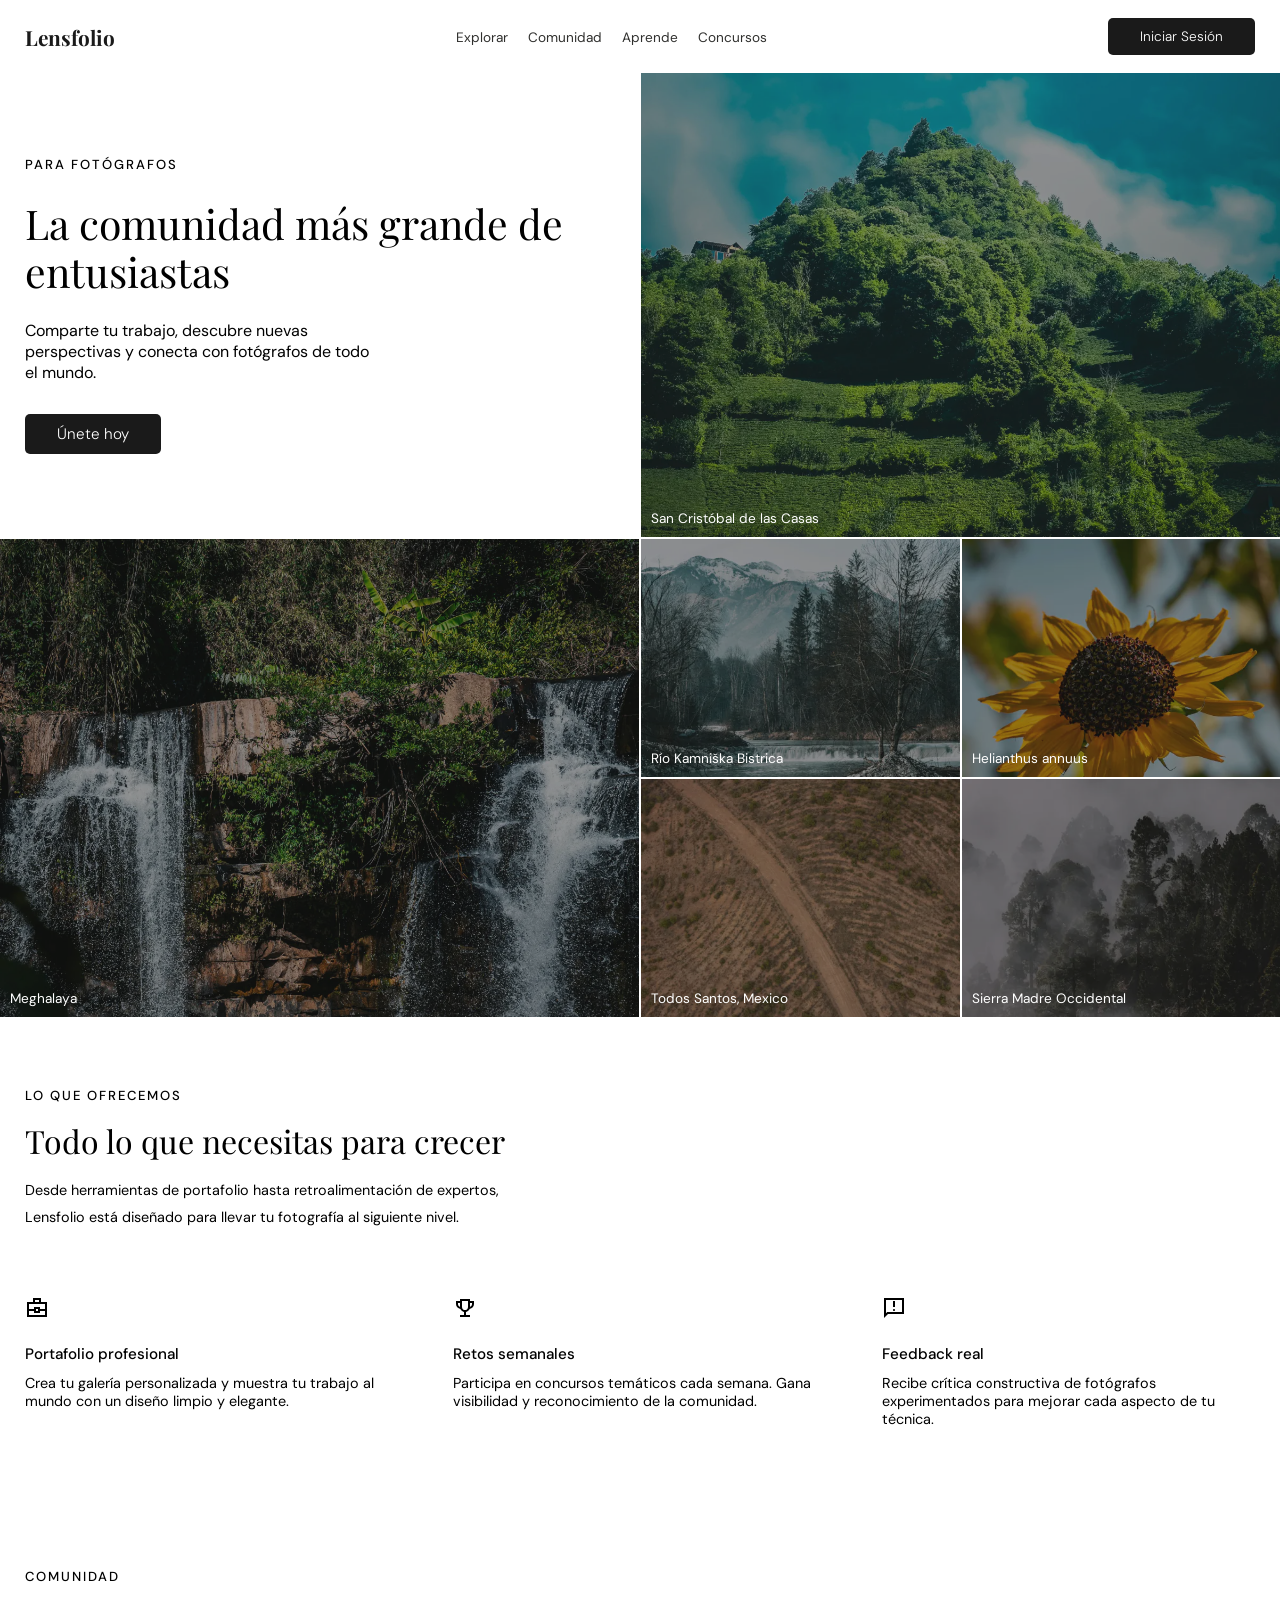
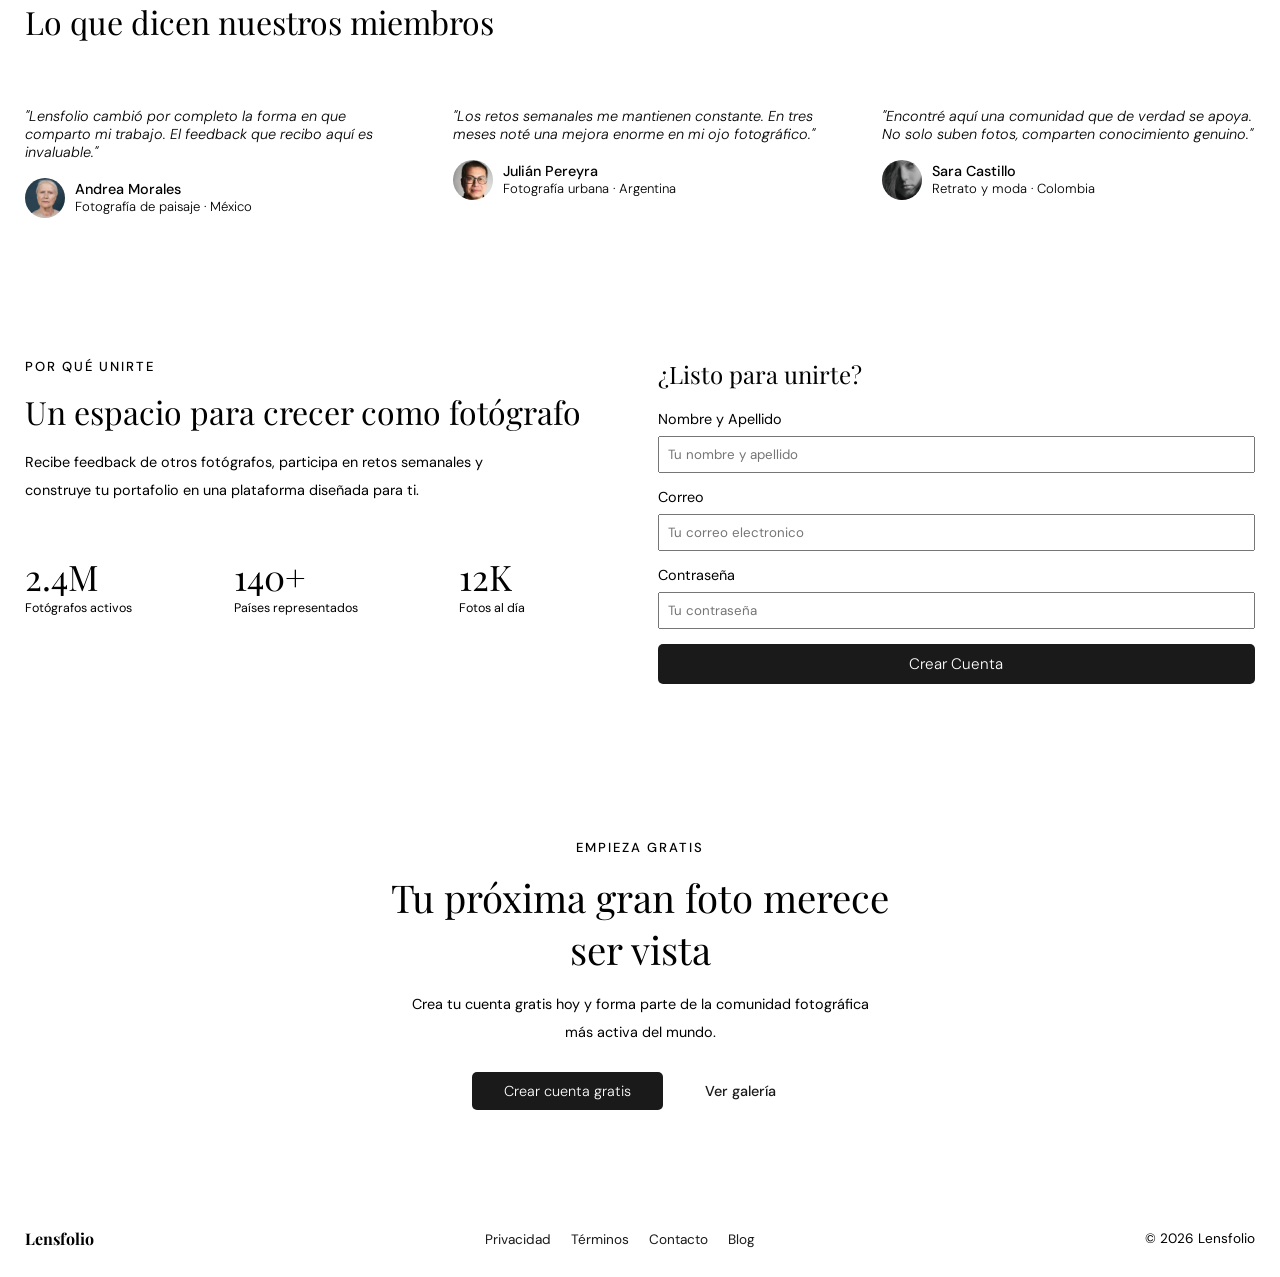
<file: 001/index.html>
<!DOCTYPE html>
<html lang="es">
<head>
    <meta charset="UTF-8">
    <meta name="viewport" content="width=device-width, initial-scale=1.0">
    
    <!-- Metatags Seo Goolge -->
    <meta name="description" content="Lensfolio es la comunidad más grande de fotógrafos. Comparte tu trabajo, participa en retos semanales y conecta con entusiastas de todo el mundo.">
    <meta name="author" content="González Jeremías">
    <meta name="robots" content="index, follow">
    <link rel="canonical" href="https://jeremiasg18.github.io/100webschallenge/001/">
    
    <!-- OpenGraph Metatags -->
    <meta property="og:type" content="website">
    <meta property="og:title" content="Lensfolio - Comunidad de fotógrafos">
    <meta property="og:url" content="https://jeremiasg18.github.io/100webschallenge/001/">
    <meta property="og:description" content="Lensfolio es la comunidad más grande de fotógrafos. Comparte tu trabajo, participa en retos semanales y conecta con entusiastas de todo el mundo.">
    <meta property="og:image" content="https://jeremiasg18.github.io/100webschallenge/001/img/banner.png">
    <meta property="og:image:width" content="1200">
    <meta property="og:image:height" content="630">
    <meta property="og:image:type" content="image/jpeg">
    
    <!-- Twitter Cards -->
    <meta name="twitter:card" content="summary_large_image">
    <meta name="twitter:creator" content="González Jeremías">
    <meta name="twitter:title" content="Lensfolio - Comunidad de fotógrafos">
    <meta name="twitter:url" content="https://jeremiasg18.github.io/100webschallenge/001/">
    <meta name="twitter:description" content="Lensfolio es la comunidad más grande de fotógrafos. Comparte tu trabajo, participa en retos semanales y conecta con entusiastas de todo el mundo.">
    <meta name="twitter:image" content="https://jeremiasg18.github.io/100webschallenge/001/img/banner.png">
    
    <!-- Preload -->
    <link rel="preload" href="./fonts/Playfair/PlayfairDisplay-Bold.woff2" as="font" type="font/woff2" crossorigin="anonymous">
    <link rel="preload" href="./fonts/Playfair/PlayfairDisplay-Regular.woff2" as="font" type="font/woff2" crossorigin="anonymous">
    <link rel="preload" href="./fonts/DMSans/DMSans-Medium.woff2" as="font" type="font/woff2" crossorigin="anonymous">
    <link rel="preload" href="./fonts/DMSans/DMSans-Light.woff2" as="font" type="font/woff2" crossorigin="anonymous">

    <!-- Styles Sheets -->
    <link rel="stylesheet" href="css/fonts.css">
    <link rel="stylesheet" href="css/style.css">
    
    <!-- Favicon -->
    <link rel="shortcut icon" href="img/favicon.ico" type="image/x-icon">

    <title>Lensfolio — Comunidad de fotógrafos</title>
</head>
<body>
    <!-- Header -->
    <header class="head">
        <nav class="navbar" aria-label="Menú principal">
            <a href="/" class="navbar__logo">Lensfolio</a>
            <div class="navbar__links">
                <a class="navbar__btn-login" href="#">Iniciar Sesión</a>
                <button class="btn-menu" type="button"
                    aria-expanded="false"
                    aria-controls="menu-list"
                    aria-label="Abrir menú de navegación"    
                >
                    <svg xmlns="http://www.w3.org/2000/svg" height="24px" viewBox="0 -960 960 960" width="24px" fill="#000"><path d="M120-240v-80h720v80H120Zm0-200v-80h720v80H120Zm0-200v-80h720v80H120Z"/></svg>
                </button>
                <ul class="navbar__list" role="menu" id="menu-list" hidden>
                    <li><a href="#">Explorar</a></li>
                    <li><a href="#">Comunidad</a></li>
                    <li><a href="#">Aprende</a></li>
                    <li><a href="#">Concursos</a></li>
                </ul>
            </div>
        </nav>
    </header>

    <!-- Main -->
    <main class="main">

        <!-- Hero -->
        <section class="hero">
            <div class="hero__info">
                <p class="hero__tag">PARA FOTÓGRAFOS</p>
                <h1 class="hero__title">La comunidad más grande de entusiastas</h1>
                <p class="hero__description">Comparte tu trabajo, descubre nuevas perspectivas y conecta con fotógrafos de todo el mundo.</p>
                <button class="hero__btn-join">Únete hoy</button>
            </div>
            <div class="hero__image">
                <picture>
                    <source media="(width >= 900px)"
                    srcset="img/image1.webp" type="image/webp">
                    
                    <source media="(width >= 450) and (width < 900px)"
                    srcset="img/image1-md.webp" type="image/webp">
                    
                    <img src="img/image1.webp" alt="Imagen de una montaña boscosa en San Cristóbal de las Casas" fetchpriority="high">
                </picture>
                <p class="hero__image-place">San Cristóbal de las Casas</p>
            </div>
            <div class="hero__image">
                <img src="img/image2.webp" alt="Imagen del Río Kamniška Bistrica con montañas nevadas al fondo" loading="lazy">
                <p class="hero__image-place">Río Kamniška Bistrica</p>
            </div>
            <div class="hero__image">
                <img src="img/image3.webp" alt="Imagen de un girasol (Helianthus annuus)" loading="lazy">
                <p class="hero__image-place">Helianthus annuus</p>
            </div>
            <div class="hero__image">
                <img src="img/image4.webp" alt="Imagen de un camino de tierra que atraviesa un paisaje rural de Todos Santos, Mexico" loading="lazy">
                <p class="hero__image-place">Todos Santos, Mexico</p>
            </div>
            <div class="hero__image">
                <img src="img/image5.webp" alt="Imagen de un paisaje atmosférico de un bosque cubierto de niebla de la Sierra Madre Occidental" loading="lazy">
                <p class="hero__image-place">Sierra Madre Occidental</p>
            </div>
            <div class="hero__image">
                <img src="img/image6.webp" alt="Imagen de una cascada tropical rodeada de densa vegetación y formaciones rocosas en Meghalaya" loading="lazy">
                <p class="hero__image-place">Meghalaya</p>
            </div>
        </section>

        <!-- Offer -->
        <section class="offer">
            <div class="offer__info">
                <p class="offer__info-tag">LO QUE OFRECEMOS</p>
                <h2 class="offer__info-title">Todo lo que necesitas para crecer</h2>
                <p class="offer__info-description">Desde herramientas de portafolio hasta retroalimentación de expertos, Lensfolio está diseñado para llevar tu fotografía al siguiente nivel.</p>
            </div>
            <div class="offers">
                <div class="offer__item">
                    <span class="offer__item-icon"><svg xmlns="http://www.w3.org/2000/svg" height="24px" viewBox="0 -960 960 960" width="24px" fill="#000"><path d="M80-120v-600h240v-160h320v160h240v600H80Zm320-600h160v-80H400v80Zm400 360H600v80H360v-80H160v160h640v-160Zm-360 0h80v-80h-80v80Zm-280-80h200v-80h240v80h200v-200H160v200Zm320 40Z"/></svg></span>
                    <h3 class="offer__item-title">Portafolio profesional</h3>
                    <p class="offer__item-description">Crea tu galería personalizada y muestra tu trabajo al mundo con un diseño limpio y elegante.</p>
                </div>
                <div class="offer__item">
                    <span class="offer__item-icon"><svg xmlns="http://www.w3.org/2000/svg" height="24px" viewBox="0 -960 960 960" width="24px" fill="#000"><path d="M280-120v-80h160v-124q-49-11-87.5-41.5T296-442q-75-9-125.5-65.5T120-640v-120h160v-80h400v80h160v120q0 76-50.5 132.5T664-442q-18 46-56.5 76.5T520-324v124h160v80H280Zm0-408v-152h-80v40q0 38 22 68.5t58 43.5Zm285 93q35-35 35-85v-240H360v240q0 50 35 85t85 35q50 0 85-35Zm115-93q36-13 58-43.5t22-68.5v-40h-80v152Zm-200-52Z"/></svg></span>
                    <h3 class="offer__item-title">Retos semanales</h3>
                    <p class="offer__item-description">Participa en concursos temáticos cada semana. Gana visibilidad y reconocimiento de la comunidad.</p>
                </div>
                <div class="offer__item">
                    <span class="offer__item-icon"><svg xmlns="http://www.w3.org/2000/svg" height="24px" viewBox="0 -960 960 960" width="24px" fill="#000"><path d="M480-360q17 0 28.5-11.5T520-400q0-17-11.5-28.5T480-440q-17 0-28.5 11.5T440-400q0 17 11.5 28.5T480-360Zm-40-160h80v-240h-80v240ZM80-80v-800h800v640H240L80-80Zm126-240h594v-480H160v525l46-45Zm-46 0v-480 480Z"/></svg></span>
                    <h3 class="offer__item-title">Feedback real</h3>
                    <p class="offer__item-description">Recibe crítica constructiva de fotógrafos experimentados para mejorar cada aspecto de tu técnica.</p>
                </div>
            </div>
        </section>

        <!-- Community -->
        <section class="community">
            <div class="community__info">
                <p class="community__info-tag">COMUNIDAD</p>
                <h2 class="community__info-title">Lo que dicen nuestros miembros</h2>
                <div class="community__testimonies">
                    <div class="community__item-testimony">
                        <p>"Lensfolio cambió por completo la forma en que comparto mi trabajo. El feedback que recibo aquí es invaluable."</p>
                        <div class="community__item-person">
                            <img src="./img/person1.webp" alt="Foto de Andrea Morales">
                            <div class="community__item-info">
                                <span>Andrea Morales</span>
                                <p>Fotografía de paisaje · México</p>
                            </div>
                        </div>
                    </div>
                    <div class="community__item-testimony">
                        <p>"Los retos semanales me mantienen constante. En tres meses noté una mejora enorme en mi ojo fotográfico."</p>
                        <div class="community__item-person">
                            <img src="./img/person2.webp" alt="Foto de Julián Pereyra">
                            <div class="community__item-info">
                                <span>Julián Pereyra</span>
                                <p>Fotografía urbana · Argentina</p>
                            </div>
                        </div>
                    </div>
                    <div class="community__item-testimony">
                        <p>"Encontré aquí una comunidad que de verdad se apoya. No solo suben fotos, comparten conocimiento genuino."</p>
                        <div class="community__item-person">
                            <img src="./img/person3.webp" alt="Foto de Sara Castillo">
                            <div class="community__item-info">
                                <span>Sara Castillo</span>
                                <p>Retrato y moda · Colombia</p>
                            </div>
                        </div>
                    </div>
                </div>
            </div>
        </section>

        <!-- Join -->
        <section class="join">
            <div class="join__info">
                <p class="join__info-tag">POR QUÉ UNIRTE</p>
                <h2 class="join__info-title">Un espacio para crecer como fotógrafo</h2>
                <p class="join__info-description">Recibe feedback de otros fotógrafos, participa en retos semanales y construye tu portafolio en una plataforma diseñada para ti.</p>
                <div class="join__info-numbers">
                    <div class="join__info-number">
                        <span>2.4M</span>
                        <p>Fotógrafos activos</p>
                    </div>
                    <div class="join__info-number">
                        <span>140+</span>
                        <p>Países representados</p>
                    </div>
                    <div class="join__info-number">
                        <span>12K</span>
                        <p>Fotos al día</p>
                    </div>
                </div>
            </div>
            <div class="join__form">
                <h3 class="join__form-title">¿Listo para unirte?</h3>
                <form action="#">
                    <label for="name">Nombre y Apellido</label>
                    <input type="text" name="name" id="name" placeholder="Tu nombre y apellido" required>
                    <label for="email">Correo</label>
                    <input type="email" name="email" id="email" placeholder="Tu correo electronico" required>
                    <label for="password">Contraseña</label>
                    <input type="password" name="password" id="password" placeholder="Tu contraseña" required>
                    <input type="submit" value="Crear Cuenta">
                </form>
            </div>
        </section>

        <!-- Lastest Banner -->
        <section class="latest-banner">
            <p class="latest-banner__tag">EMPIEZA GRATIS</p>
            <h2 class="latest-banner__title">Tu próxima gran foto merece ser vista</h2>
            <p class="latest-banner__description">Crea tu cuenta gratis hoy y forma parte de la comunidad fotográfica más activa del mundo.</p>
            <div class="latest-banner__links">
                <a href="#" class="latest-banner__links-created">Crear cuenta gratis</a>
                <a href="#" class="latest-banner__links-see">Ver galería</a>
            </div>
        </section>

    </main>

    <!-- Footer -->
    <footer class="footer">
        <span class="footer__logo">Lensfolio</span>
        <ul class="footer__links">
            <li><a href="#">Privacidad</a></li>
            <li><a href="#">Términos</a></li>
            <li><a href="#">Contacto</a></li>
            <li><a href="#">Blog</a></li>
        </ul>
        <span class="footer__copyright">© 2026 Lensfolio</span>
    </footer>

    <!-- Javascript for the menu -->
    <script src="js/main.js"></script>
</body>
</html>
</file>
<file: 001/css/fonts.css>
@font-face {
    font-family: 'DM Sans';
    src: url('../fonts/DMSans/DMSans-LightItalic.woff2') format('woff2'),
    url('../fonts/DMSans/DMSans-LightItalic.woff') format('woff'),
    url('fonts/DMSans/DMSans-LightItalic.ttf') format('truetype');
    font-weight: 300;
    font-style: italic;
    font-display: swap;
}

@font-face {
    font-family: 'DM Sans';
    src: url('../fonts/DMSans/DMSans-Light.woff2') format('woff2'),
    url('../fonts/DMSans/DMSans-Light.woff') format('woff'),
    url('../fonts/DMSans/DMSans-Light.ttf') format('truetype');
    font-weight: 300;
    font-style: normal;
    font-display: swap;
}

@font-face {
    font-family: 'DM Sans';
    src: url('../fonts/DMSans/DMSans-Regular.woff2') format('woff2'),
    url('../fonts/DMSans/DMSans-Regular.woff') format('woff'),
    url('../fonts/DMSans/DMSans-Regular.ttf') format('truetype');
    font-weight: 400;
    font-style: normal;
    font-display: swap;
}

@font-face {
    font-family: 'DM Sans';
    src:url('../fonts/DMSans/DMSans-Medium.woff2') format('woff2'),
    url('../fonts/DMSans/DMSans-Medium.woff') format('woff'),
    url('../fonts/DMSans/DMSans-Medium.ttf') format('truetype');
    font-weight: 500;
    font-style: normal;
    font-display: swap;
}

@font-face {
    font-family: 'DM Sans';
    src: url('../fonts/DMSans/DMSans-Bold.woff2') format('woff2'),
    url('../fonts/DMSans/DMSans-Bold.woff') format('woff'),
    url('../fonts/DMSans/DMSans-Bold.ttf') format('truetype');
    font-weight: bold;
    font-style: normal;
    font-display: swap;
}

@font-face {
    font-family: 'Playfair Display';
    src: url('../fonts/Playfair/PlayfairDisplay-Regular.woff2') format('woff2'),
    url('../fonts/Playfair/PlayfairDisplay-Regular.woff') format('woff'),
    url('../fonts/Playfair/PlayfairDisplay-Regular.ttf') format('truetype');
    font-weight: 400;
    font-style: normal;
    font-display: swap;
}

@font-face {
    font-family: 'Playfair Display';
    src: url('../fonts/Playfair/PlayfairDisplay-Bold.woff2') format('woff2'),
    url('../fonts/Playfair/PlayfairDisplay-Bold.woff') format('woff'),
    url('../fonts/Playfair/PlayfairDisplay-Bold.ttf') format('truetype');
    font-weight: bold;
    font-style: normal;
    font-display: swap;
}
</file>
<file: 001/css/style.css>
* {
    margin: 0;
    padding: 0;
    box-sizing: border-box;
    font-family: var(--secundary-font);
}

:root {
    /* Typography */
    --primary-font: 'Playfair Display';
    --secundary-font: 'DM Sans';

    /* Colors */
    --primary-color: #ffffff;
    --secundary-color: #30302e;

    /* Color buttons */
    --bgcolor-btn: #1a1a1a;
    --bgcolor-btn-hover: #3f3f3d;

    /* Overlay for images */
    --overlay: #1a1a1a77;

    /* Navigation bar color */
    --border-navbar: #1a1a1a5b;
}

body{ 
    background-color: var(--primary-color);
    display: grid;
    place-content: center;
}

body::selection {
    background-color: var(--bgcolor-btn);
    color: var(--primary-color);
}

.navbar, .hero, .offer, .community,
.join, .latest-banner {
    max-width: 1400px;
}

/* Navbar */

.navbar {
    max-width: 1400px;
    width: 100%;
    display: flex;
    flex-direction: row;
    justify-content: space-between;
    align-items: center;
    position: relative;
    padding: 18px 25px;
    background-color: var(--primary-color);
}

.navbar__logo {
    font-family: 'Playfair Display';
    font-weight: bold;
    font-size: 1.3rem;
    text-decoration: none;
    color: var(--bgcolor-btn);
}

.navbar__links {
    display: flex;
    align-items: center;
    width: auto;
}

.navbar__btn-login, .hero__btn-join,
.join__form input[type="submit"], 
.latest-banner__links-created {
    font-weight: 300;
    background-color: var(--bgcolor-btn);
    text-decoration: none;
    color: var(--primary-color);
    border-radius: 5px;
    margin-right: 10px;
    font-size: 0.95rem;
    border: none;
    text-wrap: nowrap;
    padding: 10px 32px;
    transition: background-color 0.3s ease;
}

.navbar__btn-login {
    font-size: 0.85rem;
}

.navbar__btn-login:hover, 
.hero__btn-join:hover,
.latest-banner__links-created:hover,
.join__form input[type="submit"]:hover {
    background-color: var(--bgcolor-btn-hover);
}

.btn-menu {
    display: flex;
    background-color: inherit;
    border: none;
}

.btn-menu:hover {
    cursor: pointer;
}

.navbar__list {
    list-style: none;
    display: none;
    background-color: var(--primary-color);
    position: absolute;
    z-index: 30;
    left: 0;
    top: 73px;
    width: 100%;
    height: 220px;
    padding: 10px;
    border-bottom: 0.4px solid var(--border-navbar);
}

.open-menu {
    display: flex;
    flex-direction: column;
    justify-content: space-around;
    align-items: center;
}

.navbar__list a {
    text-decoration: none;
    color: var(--secundary-color);
    padding: 8px 10px;
    border-radius: 5px;
    font-size: 0.85rem;
}

.navbar__list a:hover, 
.navbar__list a:active {
    color: var(--bgcolor-btn);
    text-decoration: underline;
}

/* Hero */

.hero {
    max-width: 1400px;
    display: grid;
    grid-template-columns: repeat(4, minmax(50px, 1fr));
    grid-template-rows: minmax(350px, 0.85fr);
    grid-auto-rows: 250px;
    gap: 2px;
}

.hero__info {
    align-self: center;
    margin: 25px;
}

.hero__tag, .offer__info-tag, .community__info-tag,
.join__info-tag, .latest-banner__tag {
    font-weight: 500;
    font-size: 0.82rem;
    letter-spacing: 2px;
}

.hero__tag,
.hero__title,
.hero__description {
    margin-bottom: clamp(10px, 2vw, 30px);
}

.hero__title {
    font-family: var(--primary-font);
    font-weight: 400;
    font-size: clamp(2rem, 3.2vw, 3rem);
    line-height: 3rem;
}

.hero__description {
    max-width: 350px;
}

.hero__btn-join {
    margin-top: 5px;
    padding: 10px 32px;
}

.hero__image {
    object-fit: cover;
    position: relative;
}

.hero__image::after {
    content: '';
    background-color: var(--overlay);
    width: 100%;
    height: 100%;
    position: absolute;
    top: 0;
    left: 0;
    z-index: 10;
}

.hero__info,
.hero div:nth-child(2),
.hero div:last-child {
    grid-column: span 4;
}

.hero div:nth-child(3),
.hero div:nth-child(4),
.hero div:nth-child(5),
.hero div:nth-child(6) {
    grid-column: span 2;
}

.hero__image-place {
    color: var(--primary-color);
    font-size: 0.85rem;
    position: absolute;
    bottom: 0;
    padding: 10px;
    z-index: 20;
}

img {
    width: 100%;
    height: 100%;
    object-position: top;
    object-fit: cover;
}

/* Offers */

.offer, .community, .join, .latest-banner {
    padding: clamp(60px, 6.5vw, 70px) 25px;
    font-size: 0.90rem;
}

.offer__info-tag,
.offer__info-title,
.community__info-tag,
.join__info-tag,
.join__info-title,
.latest-banner__tag,
.latest-banner__title {
    margin-bottom: 15px;
}

.offer__info-title,
.community__info-title,
.join__info-title,
.latest-banner__title {
    font-family: var(--primary-font);
    font-size: clamp(1.6rem, 2.5vw, 2.2rem);
    font-weight: 400;
}

.offer__info-description {
    max-width: 550px;
    line-height: 1.8rem;
    margin-bottom: 4rem;
}

.offers {
    display: flex;
    flex-wrap: wrap;
    justify-content: center;
    column-gap: 55px;
    row-gap: 30px;
}

.offer__item {
    flex: 1 1 200px;
}

.offer__item-icon {
    display: inline-block;
    padding-bottom: 20px;
}

.offer__item-title {
    font-size: 0.95rem;
    font-weight: 500;
    margin-bottom: 10px;
}

.offer__info-description {
    max-width: 500px;
    line-height: 1.7rem;
}

/* Commumity */

.community__info-title {
    margin-bottom: 4rem;
}

.community__testimonies {
    display: flex;
    justify-content: center;
    flex-wrap: wrap;
    column-gap: 55px;
    row-gap: 40px;
}

.community__item-testimony > p{
    font-style: italic;
    font-weight: 300;
    margin-bottom: 17px;
}

.community__item-person {
    display: flex;
    align-items: center;
    gap: 10px;
}

.community__item-person img {
    width: 40px;
    border-radius: 100%;
}

.community__item-testimony {
    flex: 1 1 200px;
}

.community__item-info span {
    font-weight: 500;
}

.community__item-info p {
    font-weight: 300;
    font-size: 0.82rem;
}

/* Join */

.join {
    display: flex;
    flex-wrap: wrap;
    column-gap: 35px;
    row-gap: 50px;
}

.join__info-description {
    max-width: 500px;
    line-height: 1.8rem;
    margin-bottom: 3rem;
}

.join__info,
.join__form {
    flex: 1 1 340px;
}

.join__info-numbers {
    display: flex;
    justify-content: space-between;
    max-width: 500px;
}

.join__info-number span {
    font-family: var(--primary-font);
    font-size: 2.2rem;
}

.join__info-number p {
    font-size: 0.78rem;
}

.join__form {
    max-width: 600px;
    margin: auto;
}

.join__form form {
    display: flex;
    flex-direction: column;
}

.join__form-title {
    font-family: var(--primary-font);
    font-size: 1.5rem;
    font-weight: 500;
    margin-bottom: 20px;
}

.join__form label {
    margin-bottom: 8px;
}

.join__form input {
    padding: 8px;
    margin-bottom: 15px;
}

.join__form input[type="submit"] {
    width: 100%;
}

/* Latest Banner */

.latest-banner {
    display: flex;
    flex-direction: column;
    align-items: center;
}

.latest-banner__title {
    max-width: 500px;
    text-align: center;
    font-size: clamp(1.8rem, 3.2vw, 2.4rem);
}

.latest-banner__description {
    max-width: 470px;
    margin-bottom: 25px;
    text-align: center;
    line-height: 1.8rem;
}

.latest-banner__links {
    display: flex;
    justify-content: center;
    flex-wrap: wrap;
    row-gap: 10px;
    margin-bottom: 20px;
}

.latest-banner__links-see {
    text-decoration: none;
    color: var(--bgcolor-btn);
    font-weight: 500;
    padding: 10px 32px;
}

.latest-banner__links-see,
.latest-banner__links-created {
    display: inline-block;
    font-size: 0.90rem;
}

/* Footer */

.footer {
    padding: 28px 25px;
    display: flex;
    justify-content: center;
    align-items: center;
    flex-wrap: wrap;
    column-gap: 20px;
    row-gap: 17px;

}

.footer__links {
    list-style: none;
    display: flex;
}

.footer__links a {
    padding: 8px 10px;
    font-size: 0.85rem;
    text-decoration: none;
    color: var(--bgcolor-btn);
}

.footer__logo {
    font-family: var(--primary-font);
    font-weight: bold;
}

.footer__copyright {
    font-size: 0.85rem;
}

@media screen and (min-width: 700px){
 
    /* Hero */

    .hero {
        grid-template-rows: minmax(350px, 0.72fr) repeat(2, minmax(180px, 0.37fr));
    }

    .hero__info,
    .hero div:nth-child(2) {
        grid-column: span 2;
    }

    .hero div:nth-child(3),
    .hero div:nth-child(4),
    .hero div:nth-child(5),
    .hero div:nth-child(6) {
        grid-column: span 1;
    }

    .hero div:last-child {
        grid-column: 1/3;
        grid-row: 2/4;
    }

    /* Footer */

    .footer {
        justify-content: space-between;
    }

}

@media screen and (min-width: 900px) {

    /* Navbar */
   
    .navbar__list {
        position: static;
        display: flex;
        flex-direction: row;
        align-items: center;
        border: none;
        height: auto;
        padding: 0;
        margin: 0 auto;
        justify-content: center;
    }
    
    .btn-menu {
        display: none;
    }
    
    .navbar__links {
        flex: 1;
        flex-direction: row-reverse;
    }
    
    .navbar__btn-login {
        margin: 0;
    }

}
</file>
